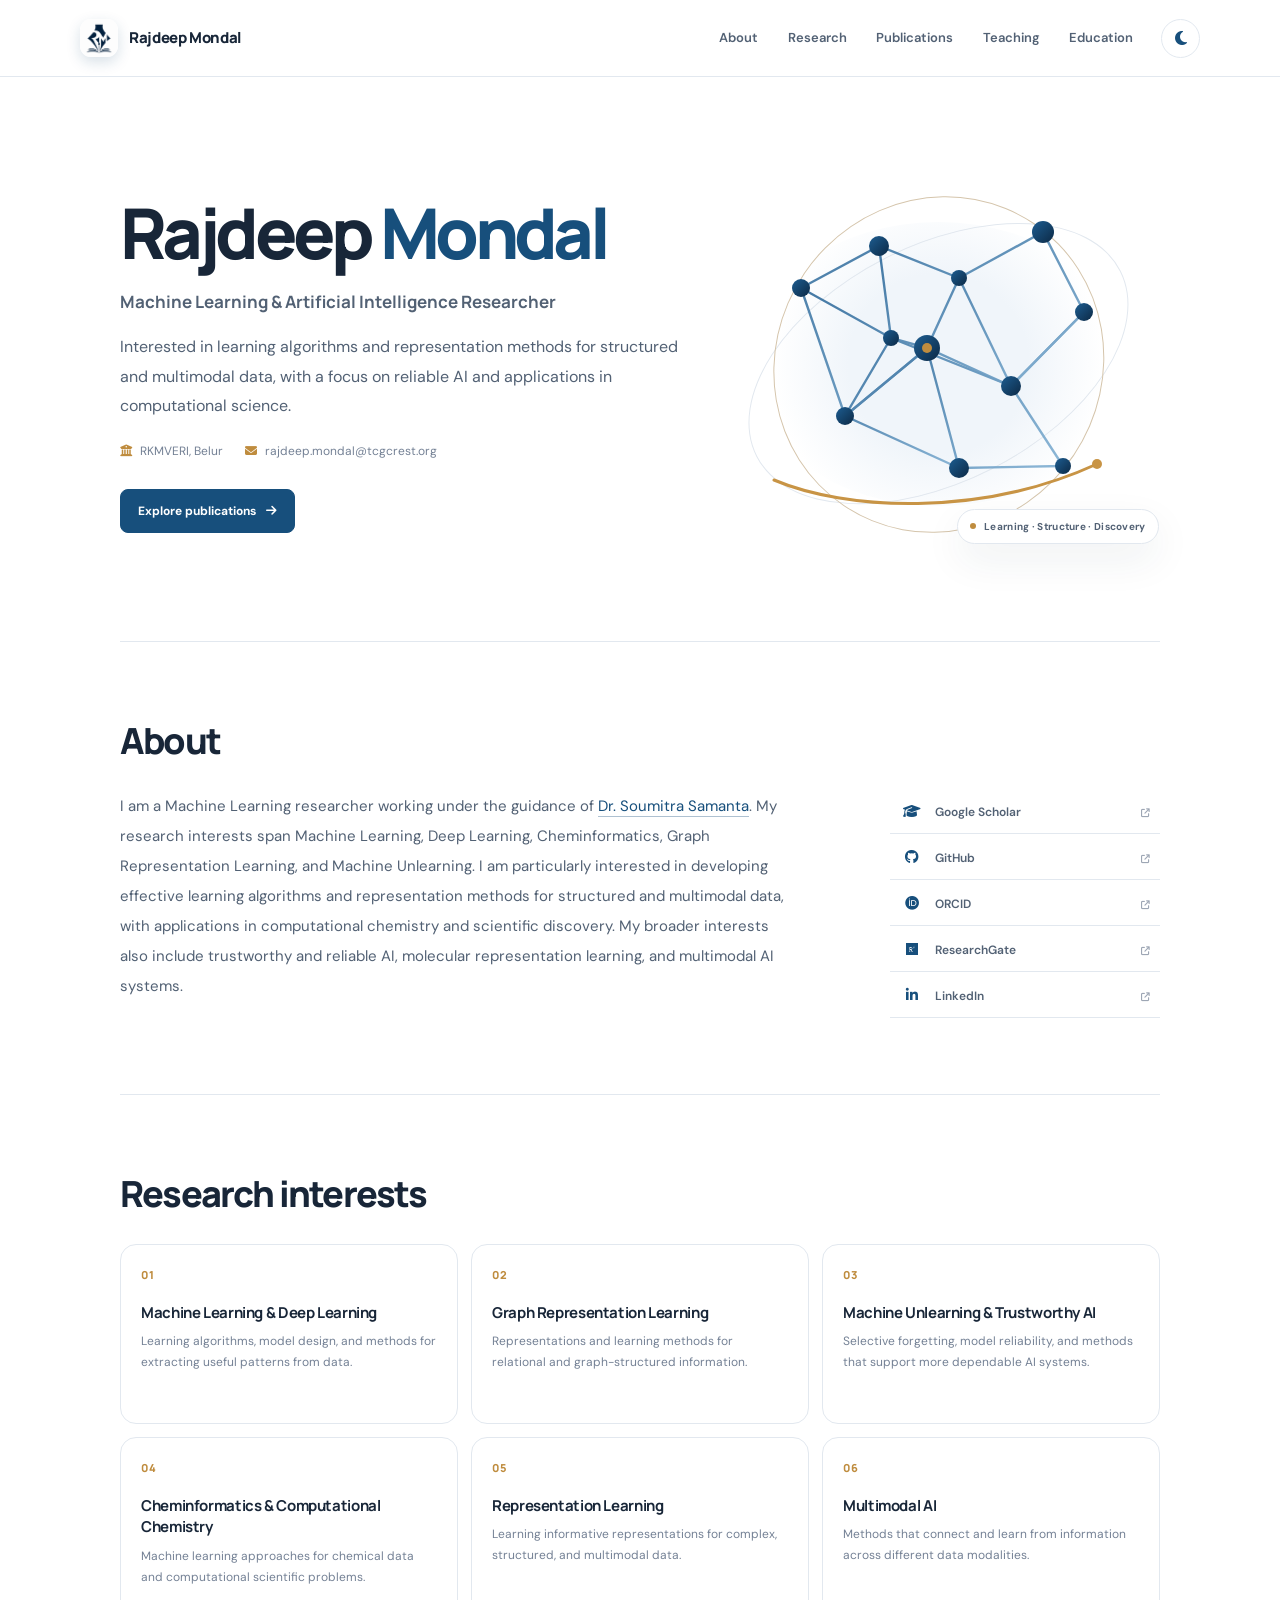
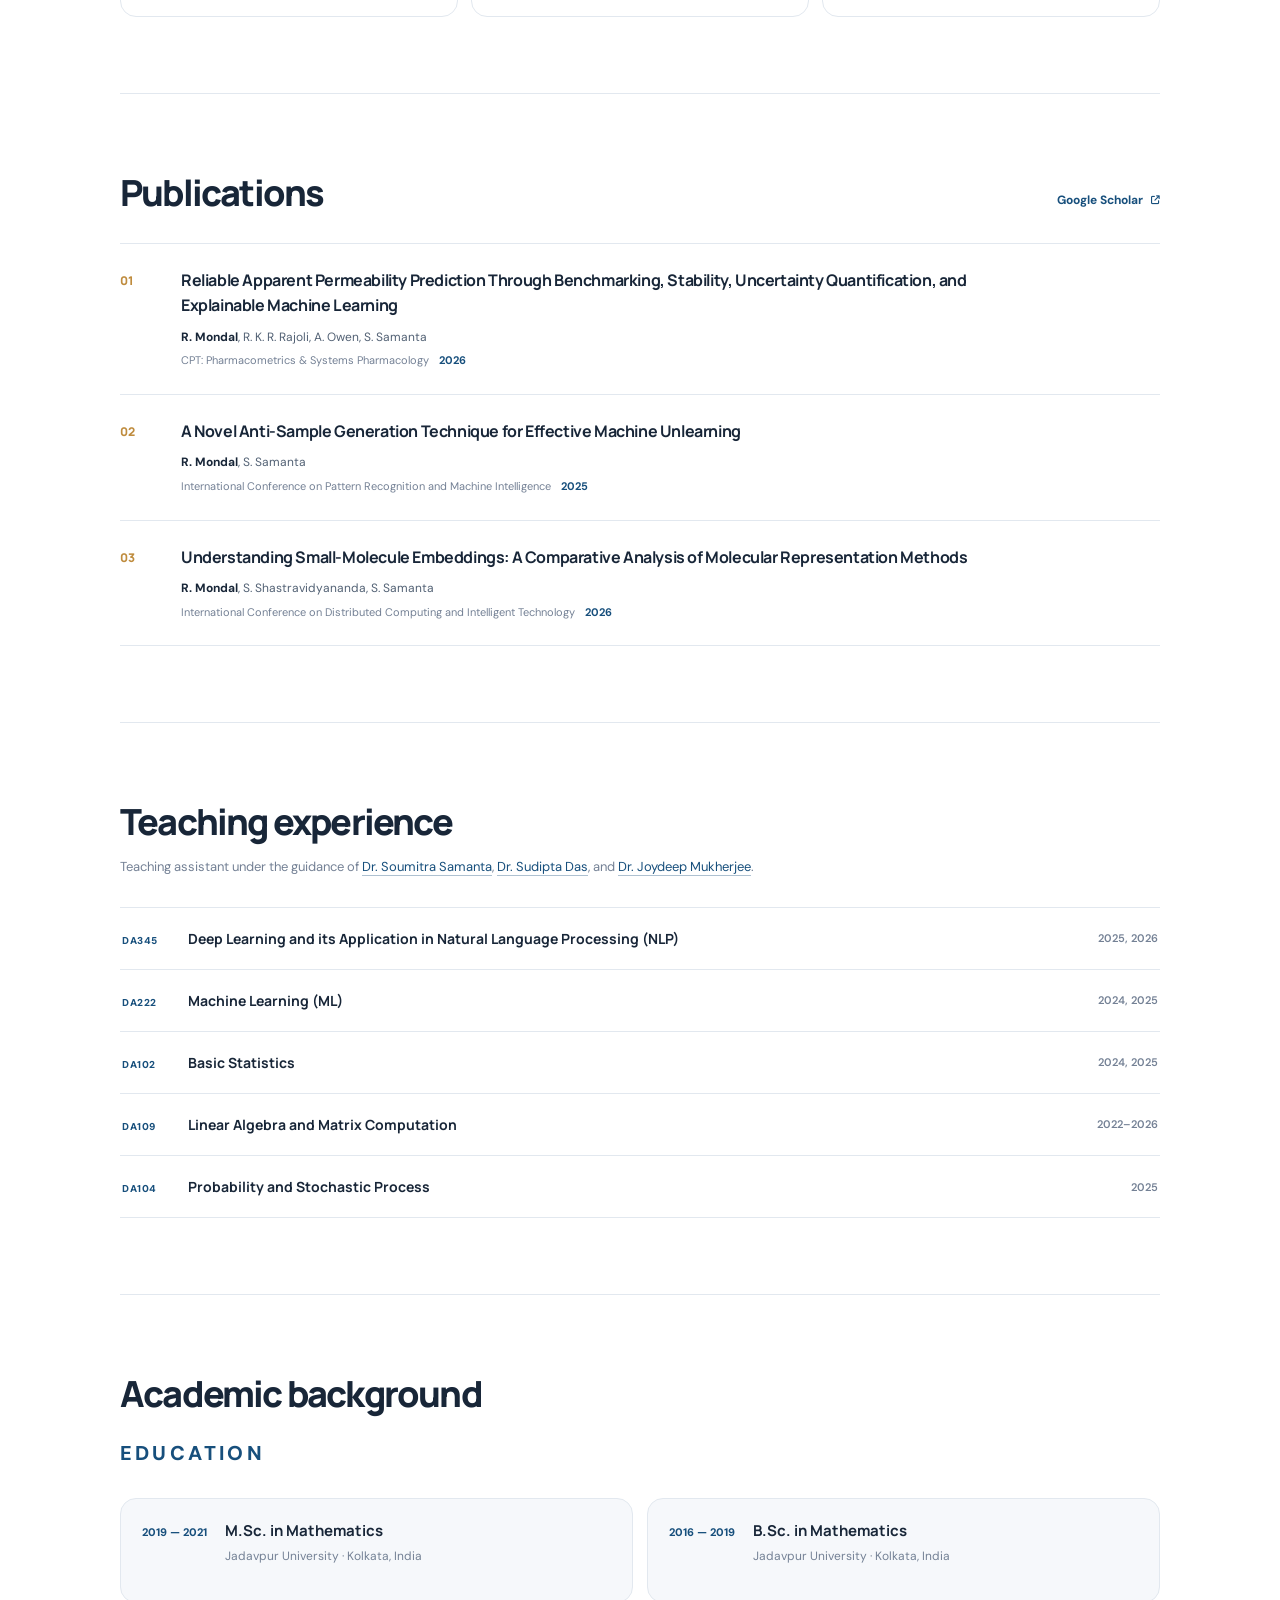
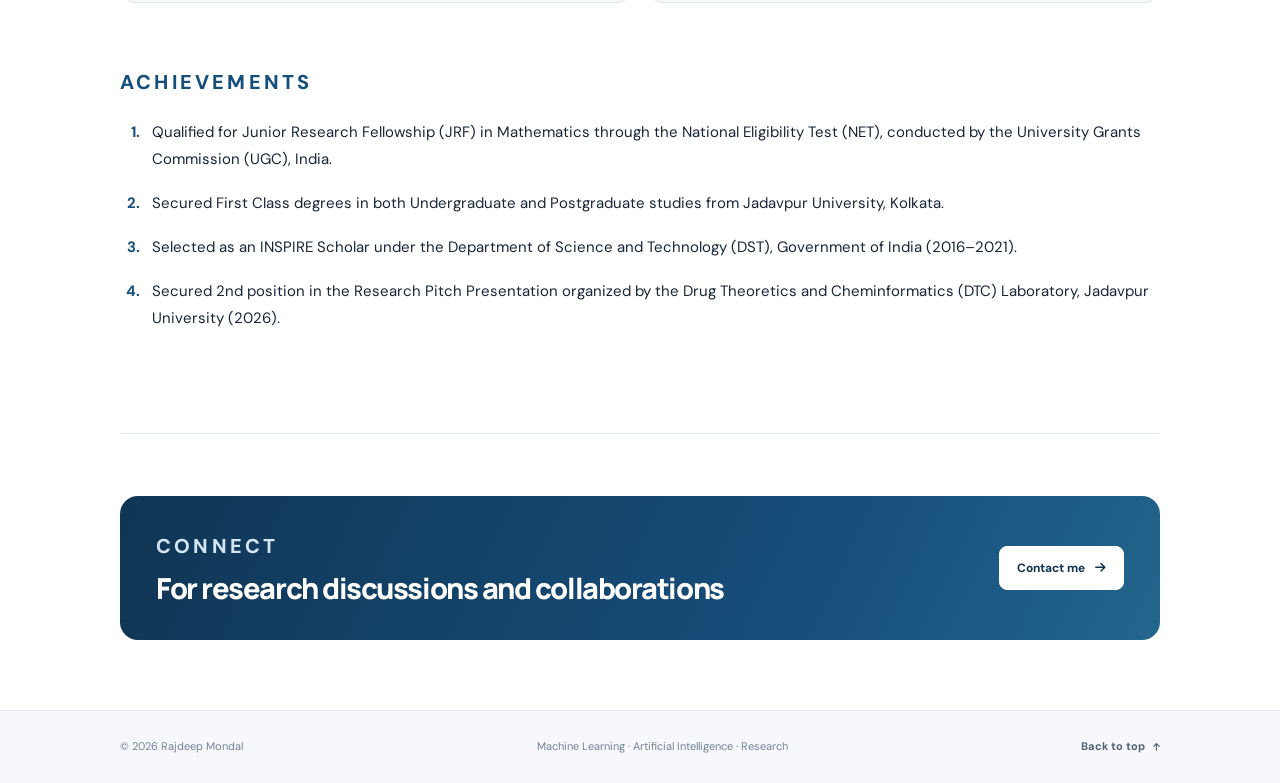
<file: index.html>
<!DOCTYPE html>
<html lang="en" data-theme="light">
<head>
  <meta charset="UTF-8">
  <meta name="viewport" content="width=device-width, initial-scale=1.0">
  <meta name="description" content="Rajdeep Mondal is a machine learning and AI researcher interested in representation learning, graph learning, machine unlearning, cheminformatics, and trustworthy AI.">
  <meta name="author" content="Rajdeep Mondal">
  <meta name="theme-color" content="#ffffff">
  <title>Rajdeep Mondal | Machine Learning &amp; AI Researcher</title>
  <link rel="canonical" href="https://rjdpm.github.io/">

  <meta property="og:title" content="Rajdeep Mondal | Machine Learning &amp; AI Researcher">
  <meta property="og:description" content="Research interests in machine learning, representation learning, graph learning, machine unlearning, and trustworthy AI.">
  <meta property="og:type" content="website">
  <meta property="og:url" content="https://rjdpm.github.io/">

  <link rel="icon" href="logo.png" type="image/png">
  <link rel="preconnect" href="https://fonts.googleapis.com">
  <link rel="preconnect" href="https://fonts.gstatic.com" crossorigin>
  <link href="https://fonts.googleapis.com/css2?family=DM+Sans:wght@400;500;600;700&family=Manrope:wght@400;500;600;700;800&display=swap" rel="stylesheet">
  <link rel="stylesheet" href="https://cdnjs.cloudflare.com/ajax/libs/font-awesome/6.5.2/css/all.min.css">
  <link rel="stylesheet" href="styles.css">
</head>
<body>
  <a class="skip-link" href="#main">Skip to content</a>

  <header class="site-header">
    <div class="nav-shell">
      <a class="brand" href="#top" aria-label="Rajdeep Mondal, home" id="brandLogo">
        <img src="logo.png" alt="" class="brand-mark" aria-hidden="true">
        <span class="brand-name">Rajdeep Mondal</span>
      </a>

      <nav class="main-nav" id="mainNav" aria-label="Main navigation">
        <a href="#about">About</a>
        <a href="#research">Research</a>
        <a href="#publications">Publications</a>
        <a href="#teaching">Teaching</a>
        <a href="#education">Education</a>
      </nav>

      <div class="nav-actions">
        <button class="icon-button theme-toggle" id="themeToggle" type="button"
                aria-label="Switch to dark mode" aria-pressed="false" title="Switch to dark mode">
          <i class="fa-solid fa-moon" aria-hidden="true"></i>
        </button>
        <button class="icon-button menu-toggle" id="menuToggle" type="button"
                aria-label="Open navigation menu" aria-expanded="false" aria-controls="mainNav">
          <i class="fa-solid fa-bars" aria-hidden="true"></i>
        </button>
      </div>
    </div>
  </header>

  <main id="main" class="page-shell">
    <section class="hero" id="top" aria-labelledby="hero-title">
      <div class="hero-copy">
        <!-- <p class="eyebrow"><span class="eyebrow-line"></span> Academic &amp; Research Portfolio</p> -->
        <h1 id="hero-title">Rajdeep <span>Mondal</span></h1>
        <p class="hero-role">Machine Learning &amp; Artificial Intelligence Researcher</p>
        <p class="hero-summary">
          Interested in learning algorithms and representation methods for structured and multimodal data,
          with a focus on reliable AI and applications in computational science.
        </p>
        <div class="hero-meta">
          <span><i class="fa-solid fa-building-columns" aria-hidden="true"></i> RKMVERI, Belur</span>
          <span><i class="fa-solid fa-envelope" aria-hidden="true"></i> rajdeep.mondal@tcgcrest.org</span>
          <!-- <span><i class="fa-solid fa-envelope" aria-hidden="true"></i> rdmondalofficial@gmail.com</span> -->
        </div>
        <div class="hero-actions">
          <a class="button button-primary" href="#publications">Explore publications <i class="fa-solid fa-arrow-right" aria-hidden="true"></i></a>
        </div>
      </div>

      <div class="hero-visual" aria-hidden="true">
        <div class="visual-orbit orbit-one"></div>
        <div class="visual-orbit orbit-two"></div>
        <svg class="network-art" viewBox="0 0 440 360" role="img" focusable="false">
          <defs>
            <linearGradient id="networkStroke" x1="0" y1="0" x2="1" y2="1">
              <stop offset="0" stop-color="#1c5c91" />
              <stop offset="1" stop-color="#76a9cf" />
            </linearGradient>
            <linearGradient id="nodeFill" x1="0" y1="0" x2="1" y2="1">
              <stop offset="0" stop-color="#1d5d91" />
              <stop offset="1" stop-color="#0c2945" />
            </linearGradient>
          </defs>
          <g class="network-lines" fill="none" stroke="url(#networkStroke)" stroke-width="2.4">
            <path d="M82 104 160 62 240 94 324 48 365 128 292 202 208 164 126 232 82 104Z" />
            <path d="M160 62 172 154 208 164 240 94 292 202 365 128" />
            <path d="M82 104 172 154 292 202 344 282" />
            <path d="M126 232 208 164 240 284 344 282" />
            <path d="M172 154 126 232 240 284" />
          </g>
          <g fill="url(#nodeFill)">
            <circle cx="82" cy="104" r="9"/><circle cx="160" cy="62" r="10"/>
            <circle cx="240" cy="94" r="8"/><circle cx="324" cy="48" r="11"/>
            <circle cx="365" cy="128" r="9"/><circle cx="292" cy="202" r="10"/>
            <circle cx="208" cy="164" r="13"/><circle cx="126" cy="232" r="9"/>
            <circle cx="172" cy="154" r="8"/><circle cx="240" cy="284" r="10"/>
            <circle cx="344" cy="282" r="8"/>
          </g>
          <circle class="highlight-node" cx="208" cy="164" r="5" />
          <path d="M55 296 C126 326 260 334 378 280" fill="none" stroke="#c89445" stroke-width="3" stroke-linecap="round" />
          <circle cx="378" cy="280" r="5" fill="#c89445" />
        </svg>
        <div class="visual-caption"><span class="caption-dot"></span> Learning · Structure · Discovery</div>
      </div>
    </section>

    <section class="section about-section" id="about" aria-labelledby="about-title">
      <div class="section-heading">
        <!-- <p class="section-kicker">Profile</p> -->
        <h2 id="about-title">About</h2>
      </div>
      <div class="about-layout">
        <div class="about-text">
          <p>
            I am a Machine Learning researcher working under the guidance of
            <a href="https://cs.rkmvu.ac.in/~soumitra" target="_blank" rel="noopener noreferrer">Dr. Soumitra Samanta</a>.
            My research interests span Machine Learning, Deep Learning, Cheminformatics, Graph Representation Learning,
            and Machine Unlearning. I am particularly interested in developing effective learning algorithms and
            representation methods for structured and multimodal data, with applications in computational chemistry
            and scientific discovery. My broader interests also include trustworthy and reliable AI, molecular
            representation learning, and multimodal AI systems.
          </p>
        </div>
        <aside class="profile-links" aria-label="Professional profiles">
          <a href="https://scholar.google.com/citations?user=WmkWOQYAAAAJ&amp;hl=en" target="_blank" rel="noopener noreferrer"><span class="profile-link-icon"><i class="fa-solid fa-graduation-cap" aria-hidden="true"></i></span><span>Google Scholar</span><i class="fa-solid fa-arrow-up-right-from-square link-arrow" aria-hidden="true"></i></a>
          <a href="https://github.com/rjdpm" target="_blank" rel="noopener noreferrer"><span class="profile-link-icon"><i class="fa-brands fa-github" aria-hidden="true"></i></span><span>GitHub</span><i class="fa-solid fa-arrow-up-right-from-square link-arrow" aria-hidden="true"></i></a>
          <a href="https://orcid.org/0009-0004-0854-5045" target="_blank" rel="noopener noreferrer"><span class="profile-link-icon"><i class="fa-brands fa-orcid" aria-hidden="true"></i></span><span>ORCID</span><i class="fa-solid fa-arrow-up-right-from-square link-arrow" aria-hidden="true"></i></a>
          <a href="https://www.researchgate.net/profile/Rajdeep-Mondal-8" target="_blank" rel="noopener noreferrer"><span class="profile-link-icon"><i class="fa-brands fa-researchgate" aria-hidden="true"></i></span><span>ResearchGate</span><i class="fa-solid fa-arrow-up-right-from-square link-arrow" aria-hidden="true"></i></a>
          <a href="https://www.linkedin.com/in/rajdeep--mondal/" target="_blank" rel="noopener noreferrer"><span class="profile-link-icon"><i class="fa-brands fa-linkedin-in" aria-hidden="true"></i></span><span>LinkedIn</span><i class="fa-solid fa-arrow-up-right-from-square link-arrow" aria-hidden="true"></i></a>
        </aside>
      </div>
    </section>

    <section class="section" id="research" aria-labelledby="research-title">
      <div class="section-heading section-heading-row">
        <div>
          <!-- <p class="section-kicker">What I explore</p> -->
          <h2 id="research-title">Research interests</h2>
        </div>
        <!-- <p class="section-intro">A broad set of interests across learning theory, structured data, and reliable AI.</p> -->
      </div>
      <div class="research-grid">
        <article class="research-card">
          <span class="research-index">01</span>
          <h3>Machine Learning &amp; Deep Learning</h3>
          <p>Learning algorithms, model design, and methods for extracting useful patterns from data.</p>
        </article>
        <article class="research-card">
          <span class="research-index">02</span>
          <h3>Graph Representation Learning</h3>
          <p>Representations and learning methods for relational and graph-structured information.</p>
        </article>
        <article class="research-card">
          <span class="research-index">03</span>
          <h3>Machine Unlearning &amp; Trustworthy AI</h3>
          <p>Selective forgetting, model reliability, and methods that support more dependable AI systems.</p>
        </article>
        <article class="research-card">
          <span class="research-index">04</span>
          <h3>Cheminformatics &amp; Computational Chemistry</h3>
          <p>Machine learning approaches for chemical data and computational scientific problems.</p>
        </article>
        <article class="research-card">
          <span class="research-index">05</span>
          <h3>Representation Learning</h3>
          <p>Learning informative representations for complex, structured, and multimodal data.</p>
        </article>
        <article class="research-card">
          <span class="research-index">06</span>
          <h3>Multimodal AI</h3>
          <p>Methods that connect and learn from information across different data modalities.</p>
        </article>
      </div>
    </section>

    <section class="section" id="publications" aria-labelledby="publications-title">
      <div class="section-heading section-heading-row">
        <div>
          <!-- <p class="section-kicker">Research output</p> -->
          <h2 id="publications-title">Publications</h2>
        </div>
        <a class="text-link" href="https://scholar.google.com/citations?user=WmkWOQYAAAAJ&amp;hl=en" target="_blank" rel="noopener noreferrer">Google Scholar <i class="fa-solid fa-arrow-up-right-from-square" aria-hidden="true"></i></a>
      </div>
      <div class="publication-list">
        <article class="publication-card">
        <div class="publication-number">01</div>
        <div class="publication-content">
            <h3>
                <a href="Publications/paper1-caco2.html" class="publication-title-link">
                    Reliable Apparent Permeability Prediction Through Benchmarking, Stability, Uncertainty Quantification, and Explainable Machine Learning
                </a>
            </h3>
              <p class="authors">
                <strong>R. Mondal</strong>, R. K. R. Rajoli, A. Owen, S. Samanta
              </p>
              <p class="venue">
                CPT: Pharmacometrics &amp; Systems Pharmacology <span>2026</span>
              </p>
            </a>
        </div>
        </article>
        <article class="publication-card">
          <div class="publication-number">02</div>
          <div class="publication-content">
            <h3>
                <a href="Publications/paper2-unlearning.html" class="publication-title-link">
                    A Novel Anti-Sample Generation Technique for Effective Machine Unlearning
                </a>
            </h3>
            <p class="authors"><strong>R. Mondal</strong>, S. Samanta</p>
            <p class="venue">International Conference on Pattern Recognition and Machine Intelligence <span>2025</span></p>
          </div>
        </article>
        <article class="publication-card">
          <div class="publication-number">03</div>
          <div class="publication-content">
            <h3>
                <a href="Publications/paper3-mol-rep.html" class="publication-title-link">
                  Understanding Small-Molecule Embeddings: A Comparative Analysis of Molecular Representation Methods
                </a>
            </h3>
            <p class="authors"><strong>R. Mondal</strong>, S. Shastravidyananda, S. Samanta</p>
            <p class="venue">International Conference on Distributed Computing and Intelligent Technology <span>2026</span></p>
          </div>
        </article>
      </div>
    </section>

    <section class="section" id="teaching" aria-labelledby="teaching-title">
      <div class="section-heading">
        <!-- <p class="section-kicker">Academic experience</p> -->
        <h2 id="teaching-title">Teaching experience</h2>
        <p class="section-intro wide-intro">Teaching assistant under the guidance of <a href="https://cs.rkmvu.ac.in/~soumitra" target="_blank" rel="noopener noreferrer">Dr. Soumitra Samanta</a>,
            <a href="https://cs.rkmvu.ac.in/sdas/" target="_blank" rel="noopener noreferrer">Dr. Sudipta Das</a>, and
            <a href="https://scholar.google.com/citations?user=rOiTTvMAAAAJ&hl=en" target="_blank" rel="noopener noreferrer">Dr. Joydeep Mukherjee</a>.
        </p>
      </div>
      <div class="teaching-list">
        <article class="teaching-row"><div><span class="course-code">DA345</span><h3>Deep Learning and its Application in Natural Language Processing (NLP)</h3></div><span class="course-years">2025, 2026</span></article>
        <article class="teaching-row"><div><span class="course-code">DA222</span><h3>Machine Learning (ML)</h3></div><span class="course-years">2024, 2025</span></article>
        <article class="teaching-row"><div><span class="course-code">DA102</span><h3>Basic Statistics</h3></div><span class="course-years">2024, 2025</span></article>
        <article class="teaching-row"><div><span class="course-code">DA109</span><h3>Linear Algebra and Matrix Computation</h3></div><span class="course-years">2022–2026</span></article>
        <article class="teaching-row"><div><span class="course-code">DA104</span><h3>Probability and Stochastic Process</h3></div><span class="course-years">2025</span></article>
      </div>
    </section>

    <section class="section education-section" id="education" aria-labelledby="education-title">
      <div class="section-heading">
        <h2 id="education-title">Academic background</h2>
        <p class="section-kicker" style="margin-top: 20px;">Education</p>
      </div>
      <div class="education-list">
        <article class="education-item">
          <span class="education-period">2019 — 2021</span>
          <div><h3>M.Sc. in Mathematics</h3><p>Jadavpur University · Kolkata, India</p></div>
        </article>
        <article class="education-item">
          <span class="education-period">2016 — 2019</span>
          <div><h3>B.Sc. in Mathematics</h3><p>Jadavpur University · Kolkata, India</p></div>
        </article>
      </div>

      <!-- Achievements -->
      <div class="achievements-section">
          <p class="section-kicker" style="margin-bottom: 20px;">Achievements</p>
          <ol class="achievements-list">
              <li>
                  Qualified for Junior Research Fellowship (JRF) in Mathematics
                  through the National Eligibility Test (NET), conducted by the
                  University Grants Commission (UGC), India.
              </li>
              <li>
                  Secured First Class degrees in both Undergraduate and
                  Postgraduate studies from Jadavpur University, Kolkata.
              </li>
              <li>
                  Selected as an INSPIRE Scholar under the Department of
                  Science and Technology (DST), Government of India
                  (2016–2021).
              </li>
              <li>
                  Secured 2nd position in the Research Pitch Presentation
                  organized by the Drug Theoretics and Cheminformatics (DTC)
                  Laboratory, Jadavpur University (2026).
              </li>
          </ol>
      </div>
    </section>

    <section class="contact-band" aria-labelledby="contact-title">
      <div>
        <p class="section-kicker">Connect</p>
        <h2 id="contact-title">For research discussions and collaborations</h2>
      </div>
      <a class="button button-light" href="mailto:rajdeep.mondal@tcgcrest.org">Contact me <i class="fa-solid fa-arrow-right" aria-hidden="true"></i></a>
    </section>
  </main>

  <footer class="site-footer">
    <div class="footer-inner">
      <span>© <span id="currentYear">2026</span> Rajdeep Mondal</span>
      <span class="footer-note">Machine Learning · Artificial Intelligence · Research</span>
      <a href="#top">Back to top <i class="fa-solid fa-arrow-up" aria-hidden="true"></i></a>
    </div>
  </footer>

  <script src="script.js"></script>
  <script type="application/ld+json">
  {
    "@context": "https://schema.org",
    "@type": "Person",
    "name": "Rajdeep Mondal",
    "jobTitle": "Machine Learning and AI Researcher",
    "affiliation": {
      "@type": "CollegeOrUniversity",
      "name": "RKMVERI"
    },
    "url": "https://rjdpm.github.io/",
    "sameAs": [
      "https://scholar.google.com/citations?user=WmkWOQYAAAAJ&hl=en",
      "https://github.com/rjdpm",
      "https://orcid.org/0009-0004-0854-5045",
      "https://www.researchgate.net/profile/Rajdeep-Mondal-8",
      "https://www.linkedin.com/in/rajdeep--mondal/"
    ]
  }
  </script>
</body>
</html>
</file>
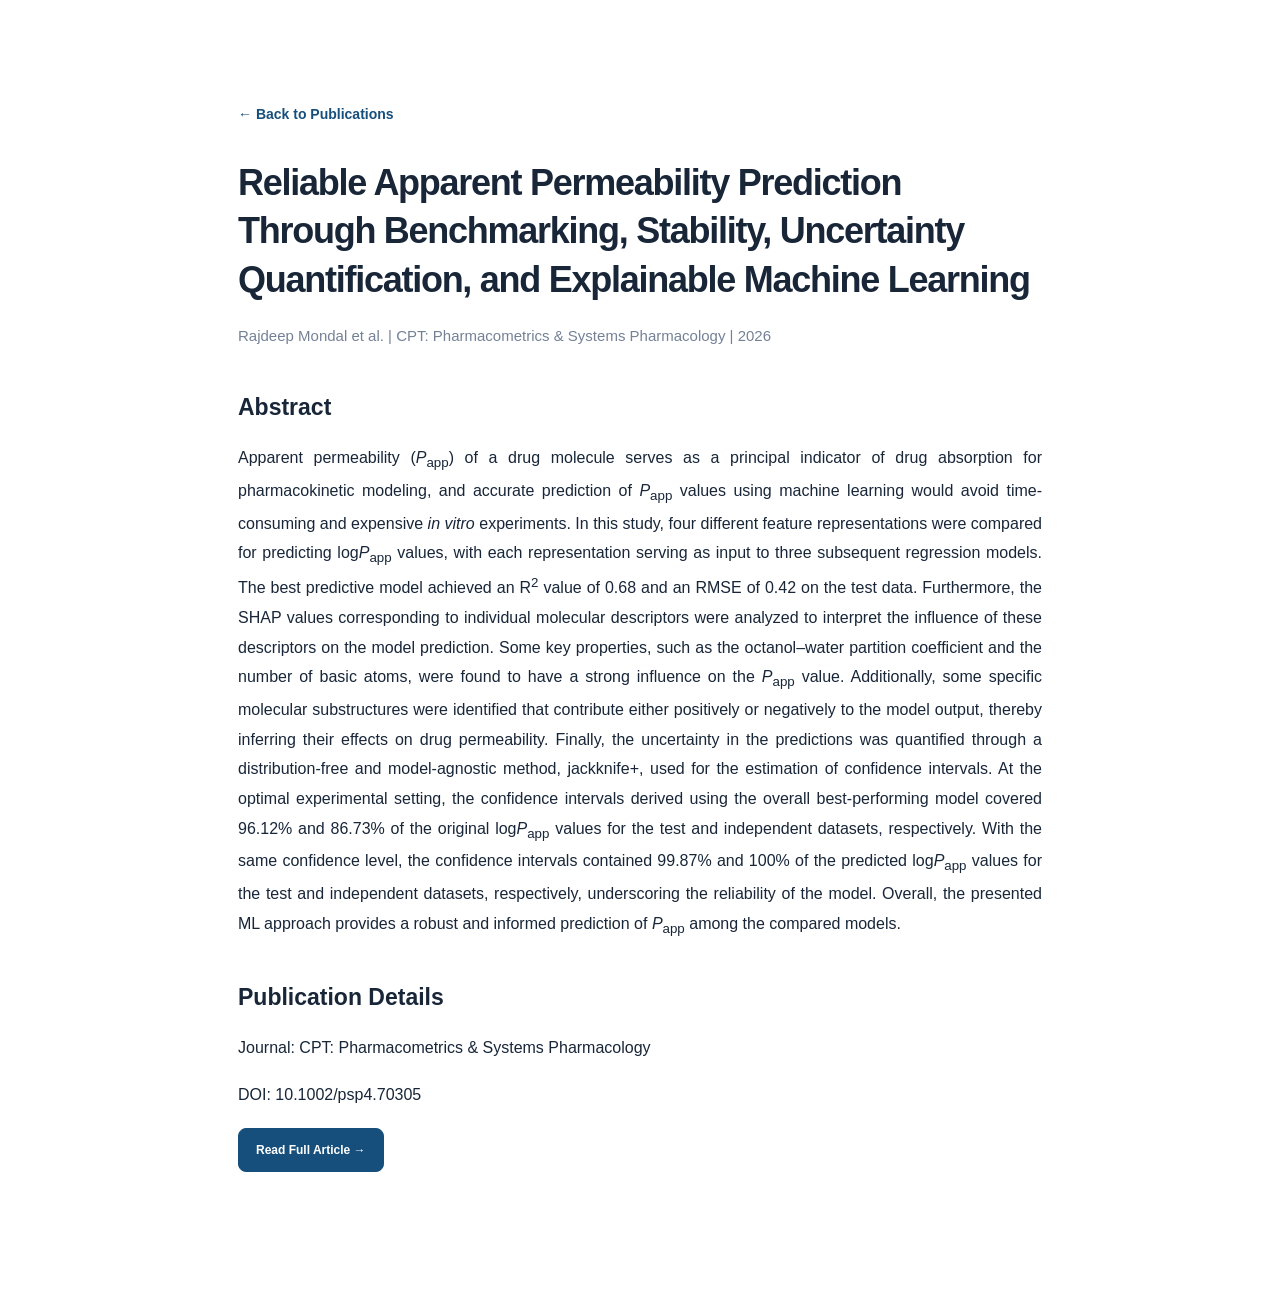
<file: Publications/paper1-caco2.html>
<!DOCTYPE html>
<html lang="en">
<head>
    <meta charset="UTF-8">
    <meta name="viewport" content="width=device-width, initial-scale=1.0">
    <title>Research Paper | Rajdeep Mondal</title>
    <link rel="stylesheet" href="../styles.css">
    <link rel="icon" href="../logo.png" type="image/png">
</head>

<body>
    <main class="publication-page">
        <a href="../index.html#publications" class="back-link">
            ← Back to Publications
        </a>
        <h1>
            Reliable Apparent Permeability Prediction Through Benchmarking, Stability, Uncertainty Quantification, and Explainable Machine Learning
        </h1>
        <p class="publication-meta">
            Rajdeep Mondal et al. | CPT: Pharmacometrics &amp; Systems Pharmacology | 2026
        </p>
        <h2>Abstract</h2>
        <p>
            Apparent permeability (<i>P</i><sub>app</sub>) of a drug molecule serves as a principal indicator of drug absorption for pharmacokinetic modeling, 
            and accurate prediction of <i>P</i><sub>app</sub> values using machine learning would avoid time-consuming and expensive <i>in vitro</i> experiments. 
            In this study, four different feature representations were compared for predicting log<i>P</i><sub>app</sub> values, with each representation serving 
            as input to three subsequent regression models. The best predictive model achieved an R<sup>2</sup> value of 0.68 and an RMSE of 0.42 on the test data. 
            Furthermore, the SHAP values corresponding to individual molecular descriptors were analyzed to interpret the influence of these descriptors on the model
            prediction. Some key properties, such as the octanol–water partition coefficient and the number of basic atoms, were found to have a strong influence
            on the <i>P</i><sub>app</sub> value. Additionally, some specific molecular substructures were identified that contribute either positively or negatively
            to the model output, thereby inferring their effects on drug permeability. Finally, the uncertainty in the predictions was quantified through a
            distribution-free and model-agnostic method, jackknife+, used for the estimation of confidence intervals. At the optimal experimental setting, 
            the confidence intervals derived using the overall best-performing model covered 96.12% and 86.73% of the original log<i>P</i><sub>app</sub> 
            values for the test and independent datasets, respectively. With the same confidence level, the confidence intervals contained 99.87% and 100% of 
            the predicted log<i>P</i><sub>app</sub> values for the test and independent datasets, respectively, underscoring the reliability of the model. 
            Overall, the presented ML approach provides a robust and informed prediction of <i>P</i><sub>app</sub> among the compared models.
        </p>
        <h2>Publication Details</h2>
        <p>
            Journal: CPT: Pharmacometrics &amp; Systems Pharmacology
        </p>
        <p>
            DOI: 10.1002/psp4.70305
        </p>
        <a
            href="https://doi.org/10.1002/psp4.70305"
            class="button button-primary"
            target="_blank"
            rel="noopener noreferrer">
            Read Full Article →
        </a>

    </main>

</body>
</html>
</file>
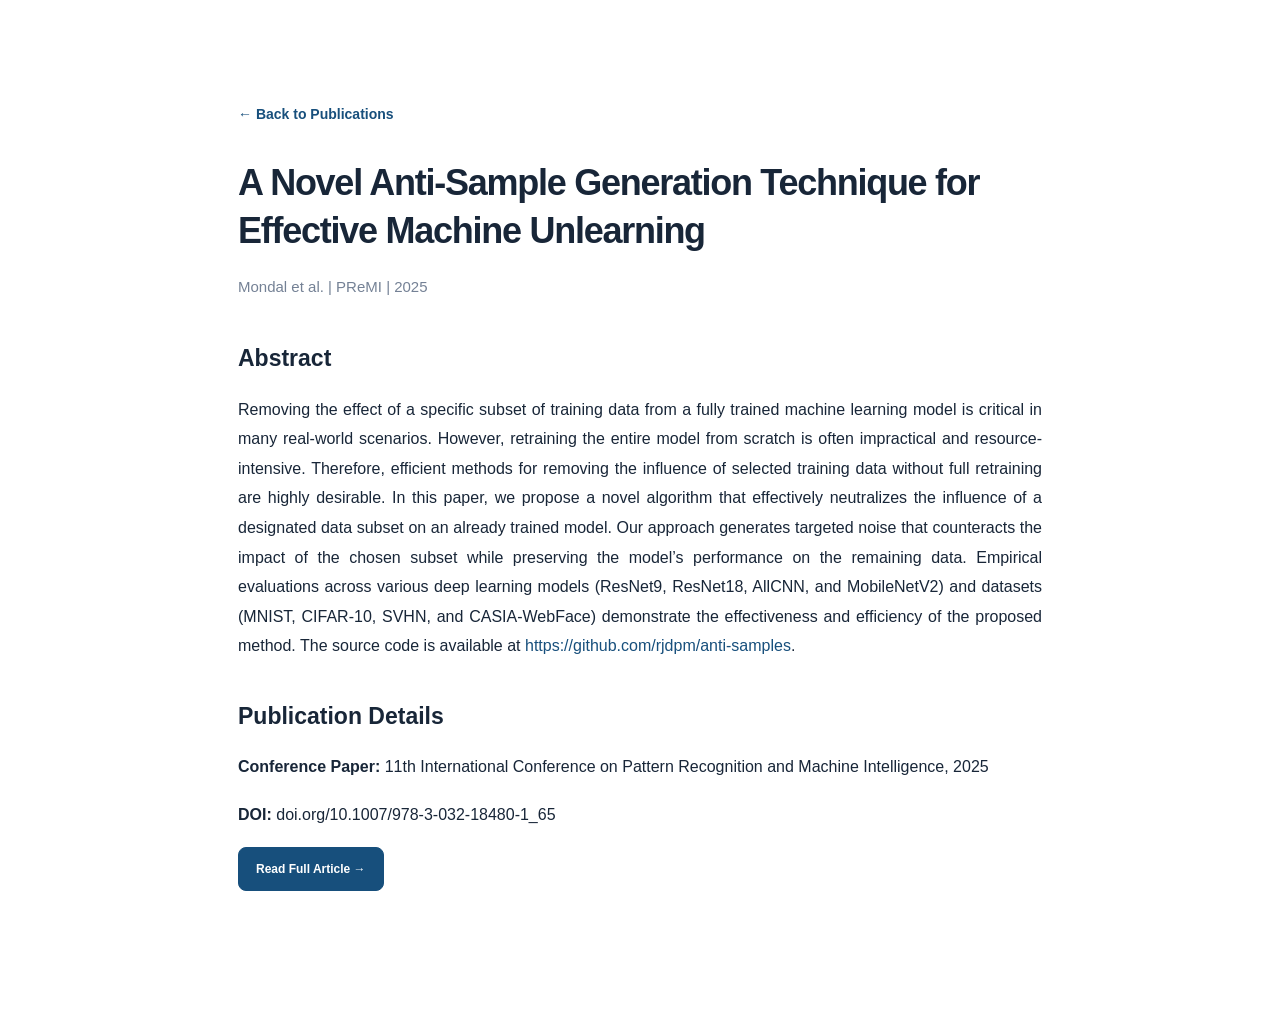
<file: Publications/paper2-unlearning.html>
<!DOCTYPE html>
<html lang="en">
<head>
    <meta charset="UTF-8">
    <meta name="viewport" content="width=device-width, initial-scale=1.0">
    <title>Research Paper | Rajdeep Mondal</title>
    <link rel="stylesheet" href="../styles.css">
    <link rel="icon" href="../logo.png" type="image/png">
</head>

<body>
    <main class="publication-page">
        <a href="../index.html#publications" class="back-link">
            ← Back to Publications
        </a>
        <h1>
            A Novel Anti-Sample Generation Technique for Effective Machine Unlearning
        </h1>
        <p class="publication-meta">
            Mondal et al. |  PReMI | 2025
        </p>
        <h2>Abstract</h2>
        <p>
            Removing the effect of a specific subset of training data from a fully trained machine learning model is critical in many real-world 
            scenarios. However, retraining the entire model from scratch is often impractical and resource-intensive. Therefore, efficient methods 
            for removing the influence of selected training data without full retraining are highly desirable. In this paper, we propose a novel 
            algorithm that effectively neutralizes the influence of a designated data subset on an already trained model. Our approach generates 
            targeted noise that counteracts the impact of the chosen subset while preserving the model’s performance on the remaining data. Empirical 
            evaluations across various deep learning models (ResNet9, ResNet18, AllCNN, and MobileNetV2) and datasets (MNIST, CIFAR-10, SVHN, and CASIA-WebFace)
             demonstrate the effectiveness and efficiency of the proposed method. 
             The source code is available at <a href="https://github.com/rjdpm/anti-samples" target="_blank" rel="noopener noreferrer">https://github.com/rjdpm/anti-samples</a>.
        </p>
        <h2>Publication Details</h2>
        <p>
            <strong>Conference Paper:</strong> 11th International Conference on Pattern Recognition and Machine Intelligence, 2025
        </p>
        <p>
            <strong>DOI:</strong> doi.org/10.1007/978-3-032-18480-1_65
        </p>
        <a
            href="https://doi.org/10.1007/978-3-032-18480-1_65"
            class="button button-primary"
            target="_blank"
            rel="noopener noreferrer">
            Read Full Article →
        </a>

    </main>

</body>
</html>
</file>
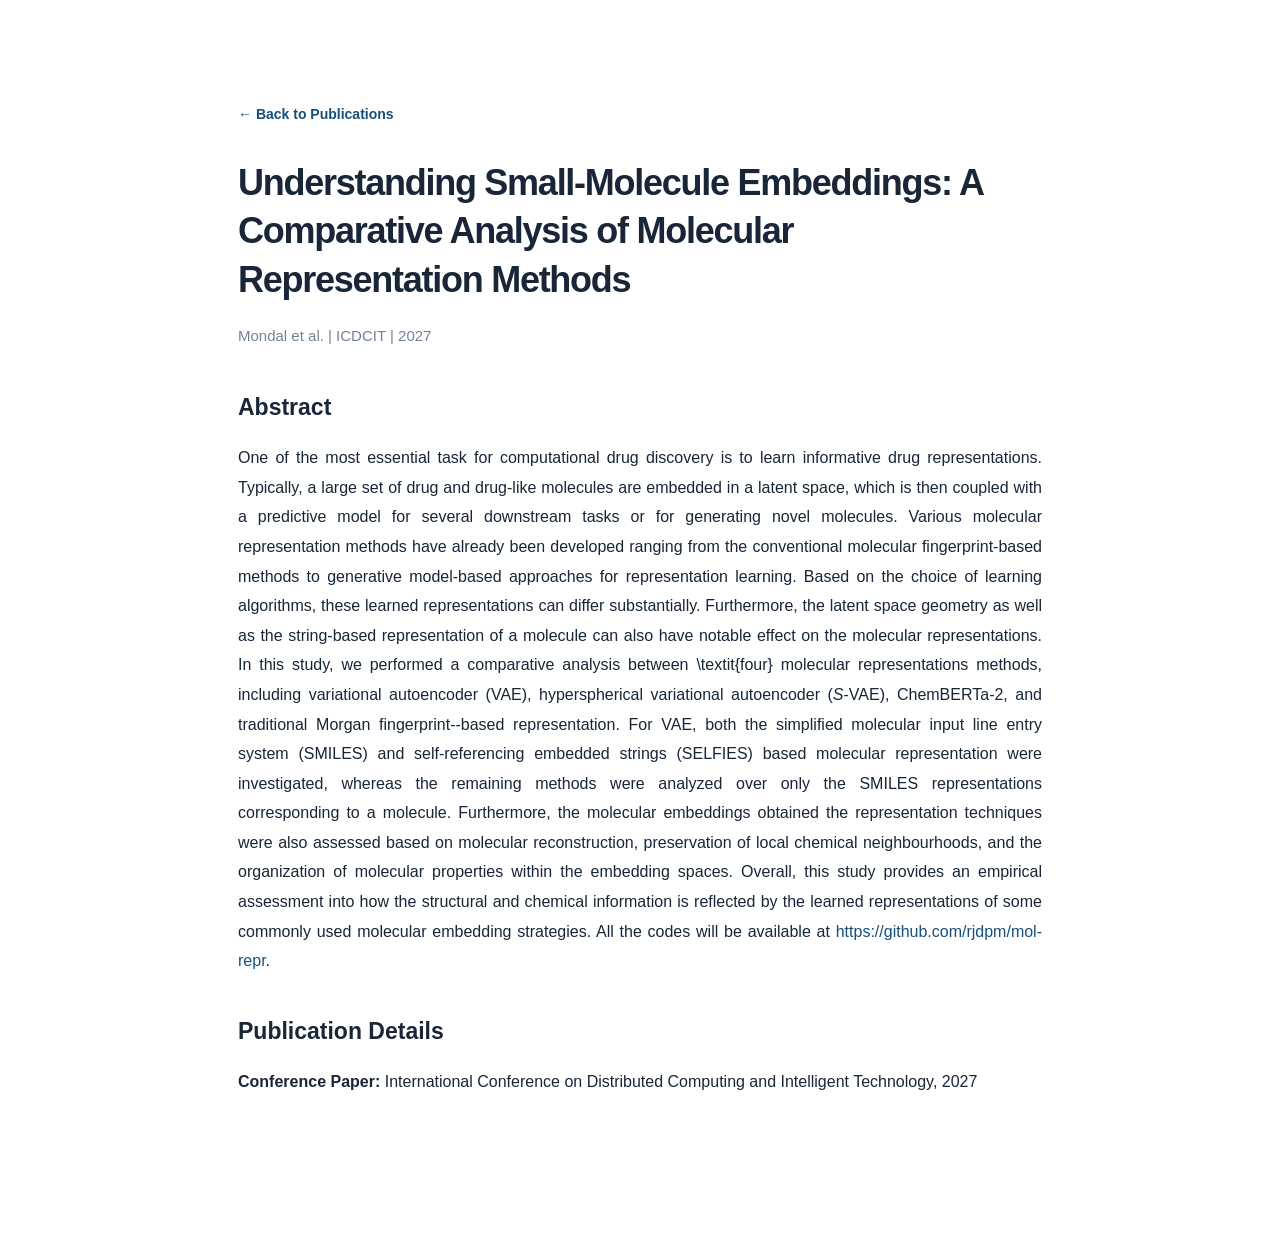
<file: Publications/paper3-mol-rep.html>
<!DOCTYPE html>
<html lang="en">
<head>
    <meta charset="UTF-8">
    <meta name="viewport" content="width=device-width, initial-scale=1.0">
    <title>Research Paper | Rajdeep Mondal</title>
    <link rel="stylesheet" href="../styles.css">
    <link rel="icon" href="../logo.png" type="image/png">
</head>

<body>
    <main class="publication-page">
        <a href="../index.html#publications" class="back-link">
            ← Back to Publications
        </a>
        <h1>
            Understanding Small-Molecule Embeddings: A Comparative Analysis of Molecular Representation Methods
        </h1>
        <p class="publication-meta">
            Mondal et al. | ICDCIT | 2027
        </p>
        <h2>Abstract</h2>
        <p>
            One of the most essential task for computational drug discovery is to learn informative drug representations. 
            Typically, a large set of drug and drug-like molecules are embedded in a latent space, which is then coupled with 
            a predictive model for several downstream tasks or for generating novel molecules. Various molecular representation 
            methods have already been developed ranging from the conventional molecular fingerprint-based methods to generative 
            model-based approaches for representation learning. Based on the choice of learning algorithms, these learned 
            representations can differ substantially. Furthermore, the latent space geometry as well as the string-based 
            representation of a molecule can also have notable effect on the molecular representations. In this study, we performed
            a comparative analysis between \textit{four} molecular representations methods, including variational autoencoder (VAE), 
            hyperspherical variational autoencoder (<i>S</i>-VAE), ChemBERTa-2, and traditional Morgan fingerprint--based representation. 
            For VAE, both the simplified molecular input line entry system (SMILES) and self-referencing embedded strings (SELFIES) based 
            molecular representation were investigated, whereas the remaining methods were analyzed over only the SMILES representations 
            corresponding to a molecule. Furthermore, the molecular embeddings obtained the representation techniques were also assessed 
            based on molecular reconstruction, preservation of local chemical neighbourhoods, and the organization of molecular properties 
            within the embedding spaces. Overall, this study provides an empirical assessment into how the structural and chemical information
            is reflected by the learned representations of some commonly used molecular embedding strategies. All the codes will be available at
            <a href="https://github.com/rjdpm/mol-repr" target="_blank" rel="noopener noreferrer">https://github.com/rjdpm/mol-repr</a>.
        </p>
        <h2>Publication Details</h2>
        <p>
            <strong>Conference Paper:</strong> International Conference on Distributed Computing and Intelligent Technology, 2027
        </p>
        <!-- <p>
            <strong>DOI:</strong> 
        </p> -->
        <!-- <a
            href="https://doi.org/10.1002/psp4.70305"
            class="button button-primary"
            target="_blank"
            rel="noopener noreferrer">
            Read Full Article →
        </a> -->

    </main>

</body>
</html>
</file>
<file: styles.css>
:root {
  color-scheme: light;
  --page: #ffffff;
  --surface: #ffffff;
  --surface-soft: #f6f8fb;
  --surface-blue: #f0f5fa;
  --text: #182638;
  --text-soft: #526174;
  --muted: #748195;
  --line: #e2e8ef;
  --accent: #174f7c;
  --accent-strong: #103c62;
  --accent-soft: #dceaf5;
  --gold: #bf8c3e;
  --header: rgba(255, 255, 255, 0.91);
  --shadow: 0 16px 40px rgba(25, 50, 75, 0.07);
  --radius: 16px;
}

html[data-theme="dark"] {
  color-scheme: dark;
  --page: #0c1420;
  --surface: #111d2b;
  --surface-soft: #142234;
  --surface-blue: #172b40;
  --text: #e8eef5;
  --text-soft: #b0becd;
  --muted: #8fa0b2;
  --line: #26384b;
  --accent: #8bbce3;
  --accent-strong: #b4d7f2;
  --accent-soft: #1b3853;
  --gold: #e0b36b;
  --header: rgba(12, 20, 32, 0.91);
  --shadow: 0 16px 40px rgba(0, 0, 0, 0.2);
}

* { box-sizing: border-box; }
html { scroll-behavior: smooth; scroll-padding-top: 92px; }
body {
  margin: 0;
  background: var(--page);
  color: var(--text);
  font-family: "DM Sans", sans-serif;
  font-size: 16px;
  line-height: 1.7;
  transition: background-color .25s ease, color .25s ease;
}
a { color: var(--accent); text-decoration: none; }
a:hover { color: var(--accent-strong); }
button { font: inherit; }
::selection { background: var(--accent-soft); color: var(--text); }

.skip-link {
  position: absolute; left: 16px; top: -60px; z-index: 1000;
  padding: 10px 14px; border-radius: 8px; background: var(--accent-strong); color: #fff;
}
.skip-link:focus { top: 12px; }

.site-header {
  position: sticky; top: 0; z-index: 100;
  background: var(--header); border-bottom: 1px solid var(--line);
  backdrop-filter: blur(16px); -webkit-backdrop-filter: blur(16px);
}
.nav-shell {
  width: min(1120px, calc(100% - 48px)); min-height: 76px; margin: 0 auto;
  display: flex; align-items: center; justify-content: space-between; gap: 28px;
}
.brand { display: inline-flex; align-items: center; gap: 11px; color: var(--text); flex-shrink: 0; }
.brand:hover { color: var(--text); }
.brand-mark {
  width: 38px; height: 38px; display: grid; place-items: center; border-radius: 11px;
  color: #fff; background: linear-gradient(145deg, #1f659b, #102e4c);
  font-family: "Manrope", sans-serif; font-size: 13px; font-weight: 800; letter-spacing: -.08em;
  box-shadow: 0 5px 14px rgba(20, 73, 115, .17);
}
.brand-name { font-family: "Manrope", sans-serif; font-size: 15px; font-weight: 800; letter-spacing: -.025em; }
.main-nav { display: flex; align-items: center; gap: clamp(17px, 2.3vw, 30px); margin-left: auto; }
.main-nav a { color: var(--text-soft); font-size: 13px; font-weight: 600; transition: color .2s ease; }
.main-nav a:hover, .main-nav a:focus-visible { color: var(--accent); }
.nav-actions { display: flex; align-items: center; gap: 9px; }
.icon-button {
  width: 39px; height: 39px; display: grid; place-items: center; cursor: pointer;
  border: 1px solid var(--line); border-radius: 50%; background: var(--surface); color: var(--text);
  transition: background .2s ease, border-color .2s ease, transform .2s ease;
}
.icon-button:hover { background: var(--surface-blue); border-color: var(--accent); transform: translateY(-1px); }
.theme-toggle { color: var(--accent); }
.menu-toggle { display: none; }

.page-shell { width: min(1040px, calc(100% - 48px)); margin: 0 auto; }
.hero {
  min-height: 565px; padding: 92px 0 82px; display: grid; grid-template-columns: 1.12fr .88fr;
  align-items: center; gap: 34px; border-bottom: 1px solid var(--line);
}
.hero-copy { position: relative; z-index: 1; }
.eyebrow, .section-kicker {
  display: flex; align-items: center; gap: 10px; margin: 0 0 16px;
  color: var(--accent); font-size: 11px; font-weight: 800; letter-spacing: .16em; text-transform: uppercase;
}
.eyebrow-line { width: 26px; height: 1px; background: var(--gold); }
h1, h2, h3, p { margin-top: 0; }
.hero h1 {
  margin: 0; font-family: "Manrope", sans-serif; font-size: clamp(44px, 6.2vw, 70px);
  line-height: 1.08; font-weight: 800; letter-spacing: -.065em;
}
.hero h1 span { color: var(--accent); }
.hero-role { margin: 18px 0 15px; color: var(--text-soft); font-family: "Manrope", sans-serif; font-size: 17px; font-weight: 700; }
.hero-summary { max-width: 590px; margin-bottom: 20px; color: var(--text-soft); font-size: 16px; line-height: 1.85; }
.hero-meta { display: flex; flex-wrap: wrap; gap: 10px 22px; margin: 0 0 28px; color: var(--muted); font-size: 12px; }
.hero-meta span { display: inline-flex; align-items: center; gap: 8px; }
.hero-meta i { color: var(--gold); }
.hero-meta a { color: var(--text-soft); border-bottom: 1px solid var(--line); }
.hero-actions { display: flex; flex-wrap: wrap; gap: 11px; }
.button {
  min-height: 44px; display: inline-flex; align-items: center; justify-content: center; gap: 10px;
  padding: 0 17px; border-radius: 8px; font-size: 12px; font-weight: 700;
  transition: transform .2s ease, background .2s ease, border-color .2s ease;
}
.button:hover { transform: translateY(-2px); }
.button-primary { color: #fff; background: #174f7c; border: 1px solid #174f7c; }
.button-primary:hover { color: #fff; background: #103c62; }
.button-secondary { color: var(--text); background: var(--surface); border: 1px solid var(--line); }
.button-secondary:hover { border-color: var(--accent); color: var(--accent); }

.hero-visual {
  position: relative; width: 100%; max-width: 440px; aspect-ratio: 1.15 / 1; margin: 0 auto;
  display: grid; place-items: center; isolation: isolate;
}
.hero-visual::before {
  content: ""; position: absolute; inset: 13% 7%; z-index: -2; border-radius: 50%;
  background: radial-gradient(circle, var(--surface-blue) 0, var(--surface-blue) 38%, transparent 70%);
}
.visual-orbit { position: absolute; border: 1px solid var(--line); border-radius: 50%; transform: rotate(-27deg); }
.orbit-one { width: 93%; height: 62%; }
.orbit-two { width: 74%; height: 89%; transform: rotate(34deg); border-color: color-mix(in srgb, var(--gold) 38%, var(--line)); }
.network-art { width: 100%; max-width: 440px; position: relative; z-index: 1; overflow: visible; }
.network-lines { opacity: .82; }
.highlight-node { fill: var(--gold); }
.visual-caption {
  position: absolute; bottom: 3%; right: 0; display: inline-flex; align-items: center; gap: 8px;
  padding: 8px 12px; border: 1px solid var(--line); border-radius: 999px; color: var(--text-soft);
  background: var(--surface); font-size: 10px; font-weight: 700; letter-spacing: .03em; box-shadow: var(--shadow);
}
.caption-dot { width: 6px; height: 6px; border-radius: 50%; background: var(--gold); }

.section { padding: 76px 0; border-bottom: 1px solid var(--line); }
/* .section-heading {display: flex; flex-direction: column; gap: 12px; margin-bottom: 28px;} */
.section-heading { margin-bottom: 28px; gap: 12px;}
.section-kicker { margin-bottom: 7px; font-size: 20px; }
.section-heading h2, .contact-band h2 {
  margin: 0; font-family: "Manrope", sans-serif; font-size: clamp(27px, 3.4vw, 36px);
  font-weight: 800; letter-spacing: -.05em; line-height: 1.25;
}
.section-heading-row { display: flex; align-items: end; justify-content: space-between; gap: 25px; }
.section-intro { max-width: 385px; margin: 0 0 4px; color: var(--muted); font-size: 13px; line-height: 1.7; }
.wide-intro { max-width: 650px; margin: 12px 0 0; }
.about-layout { display: grid; grid-template-columns: minmax(0, 1fr) 270px; gap: 58px; align-items: start; }
.about-text p { max-width: 680px; margin: 0; color: var(--text-soft); font-size: 15px; line-height: 2; }
.about-text a, .wide-intro a { color: var(--accent); border-bottom: 1px solid color-mix(in srgb, var(--accent) 35%, transparent); }
.profile-links { display: grid; grid-template-columns: 1fr; gap: 3px; }
.profile-links a {
  min-height: 43px; display: flex; align-items: center; gap: 11px; padding: 7px 10px;
  color: var(--text-soft); border-bottom: 1px solid var(--line); font-size: 12px; font-weight: 600;
}
.profile-links a:hover { color: var(--accent); background: var(--surface-soft); }
.profile-link-icon { width: 24px; color: var(--accent); text-align: center; font-size: 14px; }
.link-arrow { margin-left: auto; color: var(--muted); font-size: 9px; opacity: .7; }

.research-grid { display: grid; grid-template-columns: repeat(3, 1fr); gap: 13px; }
.research-card {
  min-height: 180px; padding: 21px 20px 19px; border: 1px solid var(--line); border-radius: var(--radius);
  background: var(--surface); transition: transform .2s ease, border-color .2s ease, box-shadow .2s ease;
}
.research-card:hover { transform: translateY(-3px); border-color: color-mix(in srgb, var(--accent) 55%, var(--line)); box-shadow: var(--shadow); }
.research-index { display: block; margin-bottom: 17px; color: var(--gold); font-family: "Manrope", sans-serif; font-size: 11px; font-weight: 800; letter-spacing: .08em; }
.research-card h3 { margin: 0 0 8px; font-family: "Manrope", sans-serif; font-size: 15px; line-height: 1.45; letter-spacing: -.025em; }
.research-card p { margin: 0; color: var(--muted); font-size: 12px; line-height: 1.75; }
.text-link { display: inline-flex; align-items: center; gap: 8px; margin-bottom: 5px; color: var(--accent); font-size: 12px; font-weight: 700; white-space: nowrap; }
.text-link i { font-size: 9px; }
.publication-list { border-top: 1px solid var(--line); }
.publication-card { display: grid; grid-template-columns: 44px 1fr; gap: 17px; padding: 24px 0; border-bottom: 1px solid var(--line); }
.publication-number { padding-top: 3px; color: var(--gold); font-family: "Manrope", sans-serif; font-size: 12px; font-weight: 800; }
.publication-content h3 { max-width: 850px; margin: 0 0 9px; font-family: "Manrope", sans-serif; font-size: 16px; line-height: 1.55; letter-spacing: -.025em; }
.authors { margin: 0 0 4px; color: var(--text-soft); font-size: 12px; }
.authors strong { color: var(--text); font-weight: 700; }
.venue { margin: 0; color: var(--muted); font-size: 11px; }
.venue span { display: inline-block; margin-left: 7px; color: var(--accent); font-weight: 700; }

.teaching-list { border-top: 1px solid var(--line); }
.teaching-row { display: flex; align-items: center; justify-content: space-between; gap: 25px; padding: 17px 2px; border-bottom: 1px solid var(--line); }
.teaching-row h3 { display: inline; margin: 0; font-family: "Manrope", sans-serif; font-size: 14px; font-weight: 700; line-height: 1.5; }
.course-code { display: inline-block; min-width: 54px; margin-right: 12px; color: var(--accent); font-size: 10px; font-weight: 800; letter-spacing: .05em; }
.course-years { flex-shrink: 0; color: var(--muted); font-size: 11px; font-weight: 600; }
.education-section { padding-bottom: 84px; }
.education-list { display: grid; grid-template-columns: 1fr 1fr; gap: 14px; }
.education-item { display: flex; gap: 18px; min-height: 105px; padding: 21px; background: var(--surface-soft); border: 1px solid var(--line); border-radius: var(--radius); }
.education-period { flex-shrink: 0; padding-top: 3px; color: var(--accent); font-size: 11px; font-weight: 800; }
.education-item h3 { margin: 0 0 5px; font-family: "Manrope", sans-serif; font-size: 15px; line-height: 1.4; }
.education-item p { margin: 0; color: var(--muted); font-size: 12px; }

.contact-band {
  display: flex; align-items: center; justify-content: space-between; gap: 24px; margin: 62px 0 70px;
  padding: 33px 36px; border-radius: 18px; color: #fff;
  background: linear-gradient(115deg, #103554 0%, #174f7c 68%, #23668c 100%);
}
.contact-band .section-kicker { color: #d4e6f4; }
.contact-band h2 { max-width: 570px; color: #fff; font-size: clamp(22px, 3vw, 29px); }
.button-light { flex-shrink: 0; color: #12334f; background: #fff; border: 1px solid #fff; }
.button-light:hover { color: #12334f; background: #edf4f9; }
.site-footer { border-top: 1px solid var(--line); background: var(--surface-soft); }
.footer-inner {
  width: min(1040px, calc(100% - 48px)); min-height: 72px; margin: 0 auto;
  display: flex; align-items: center; justify-content: space-between; gap: 16px; color: var(--muted); font-size: 11px;
}
.footer-note { text-align: center; }
.footer-inner a { color: var(--text-soft); font-weight: 700; }
.footer-inner a i { margin-left: 5px; font-size: 9px; }

:focus-visible { outline: 3px solid color-mix(in srgb, var(--accent) 55%, transparent); outline-offset: 3px; }

@media (max-width: 850px) {
  .nav-shell { width: min(100% - 36px, 720px); gap: 14px; }
  .menu-toggle { display: grid; }
  .main-nav {
    position: absolute; top: 76px; left: 0; right: 0; display: none; flex-direction: column; align-items: stretch;
    gap: 0; padding: 8px 24px 18px; background: var(--header); border-bottom: 1px solid var(--line);
  }
  .main-nav.open { display: flex; }
  .main-nav a { padding: 12px 4px; border-bottom: 1px solid var(--line); }
  .hero { min-height: 0; padding: 70px 0 64px; grid-template-columns: 1fr .78fr; gap: 12px; }
  .about-layout { grid-template-columns: 1fr 235px; gap: 30px; }
  .research-grid { grid-template-columns: repeat(2, 1fr); }
}
@media (max-width: 620px) {
  body { font-size: 15px; }
  .nav-shell { min-height: 68px; width: calc(100% - 30px); }
  .brand-name { font-size: 13px; }
  .brand-mark { width: 35px; height: 35px; }
  .main-nav { top: 68px; }
  .page-shell { width: calc(100% - 36px); }
  .hero { padding: 56px 0 49px; grid-template-columns: 1fr; }
  .hero h1 { font-size: clamp(43px, 13vw, 62px); }
  .hero-role { font-size: 15px; }
  .hero-summary { font-size: 14px; }
  .hero-visual { width: min(100%, 355px); margin: 28px auto 0; }
  .visual-caption { right: 1%; bottom: 0; }
  .section { padding: 57px 0; }
  .section-heading-row { align-items: start; flex-direction: column; gap: 12px; }
  .section-intro { max-width: 100%; }
  .about-layout { grid-template-columns: 1fr; gap: 25px; }
  .about-text p { font-size: 14px; }
  .profile-links { grid-template-columns: 1fr 1fr; column-gap: 10px; }
  .profile-links a { min-width: 0; font-size: 11px; }
  .research-grid { grid-template-columns: 1fr; gap: 10px; }
  .research-card { min-height: 0; padding: 18px; }
  .research-index { margin-bottom: 9px; }
  .publication-card { grid-template-columns: 28px 1fr; gap: 10px; padding: 20px 0; }
  .publication-content h3 { font-size: 14px; }
  .teaching-row { align-items: flex-start; flex-direction: column; gap: 5px; padding: 15px 0; }
  .teaching-row h3 { font-size: 13px; }
  .course-code { margin-right: 7px; }
  .course-years { margin-left: 61px; }
  .education-list { grid-template-columns: 1fr; }
  .contact-band { align-items: flex-start; flex-direction: column; margin: 46px 0 55px; padding: 26px 23px; }
  .footer-inner { width: calc(100% - 36px); padding: 17px 0; flex-direction: column; align-items: flex-start; gap: 7px; }
  .footer-note { text-align: left; }
}

@media (prefers-reduced-motion: reduce) {
  *, *::before, *::after { scroll-behavior: auto !important; transition-duration: .01ms !important; animation-duration: .01ms !important; animation-iteration-count: 1 !important; }
}

.publication-link {color: inherit; text-decoration: none; transition: color 0.2s ease; }
.publication-link:hover {color: var(--accent);}

.doi-link {display: inline-flex; align-items: center; gap: 7px; margin-top: 10px; color: var(--accent); font-size: 0.88rem; font-weight: 500; text-decoration: none; }
.doi-link:hover {text-decoration: underline;}

.publication-title-link {color: var(--text); text-decoration: none; transition: color 0.25s ease; }
.publication-title-link:hover {color: var(--accent);}

/* Publication page layout */
.publication-page {width: min(100% - 48px, 900px); margin: 60px auto 80px; padding: 40px 48px; box-sizing: border-box; background: var(--surface); border: 1px solid var(--border); border-radius: 16px; }

/* Back to publications */
.publication-page .back-link {display: inline-block; margin-bottom: 32px; color: var(--accent); text-decoration: none; font-size: 14px; font-weight: 600; }
.publication-page .back-link:hover {text-decoration: underline;}

/* Paper title */
.publication-page h1 {font-family: "Manrope", sans-serif; font-size: clamp(26px, 3vw, 36px); font-weight: 800; line-height: 1.35; letter-spacing: -0.035em; margin: 0 0 18px; overflow-wrap: break-word; }

/* Publication information */
.publication-page .publication-meta {color: var(--muted); font-size: 15px; line-height: 1.7; margin-bottom: 40px; }

/* Section headings */
.publication-page h2 {font-family: "Manrope", sans-serif; font-size: 23px; font-weight: 750; margin: 36px 0 16px; }

/* Abstract and other paragraphs */
.publication-page p {font-size: 16px; line-height: 1.85; text-align: justify; overflow-wrap: break-word; margin-bottom: 18px; }

/* Publication links */
.publication-page a {overflow-wrap: anywhere;}

/* Mobile layout */
@media (max-width: 600px) {
    .publication-page {width: calc(100% - 28px); margin: 25px auto 45px; padding: 25px 20px; border-radius: 12px; }
    .publication-page h1 {font-size: 25px;}
    .publication-page h2 {font-size: 21px;}
    .publication-page p {font-size: 15px; line-height: 1.8; text-align: left; }
    }


/* Achievements subsection */
.achievements-section {margin-top: 42px; padding-top: 20px; border-top: 1px solid var(--border); }
.achievements-title {font-family: "Manrope", sans-serif; font-size: 22px; font-weight: 800; margin: 0 0 22px; letter-spacing: -0.025em; }
.achievements-list {margin: 0; padding-left: 24px;}
.achievements-list li {padding-left: 8px; margin-bottom: 17px; font-size: 15px; line-height: 1.8; color: var(--text); }
.achievements-list li::marker {color: var(--accent); font-weight: 700;}

@media (max-width: 600px) {
    .achievements-section {margin-top: 32px; padding-top: 24px;}
    .achievements-title {font-size: 20px; }
    .achievements-list li {font-size: 14px; line-height: 1.75;}
}
</file>
